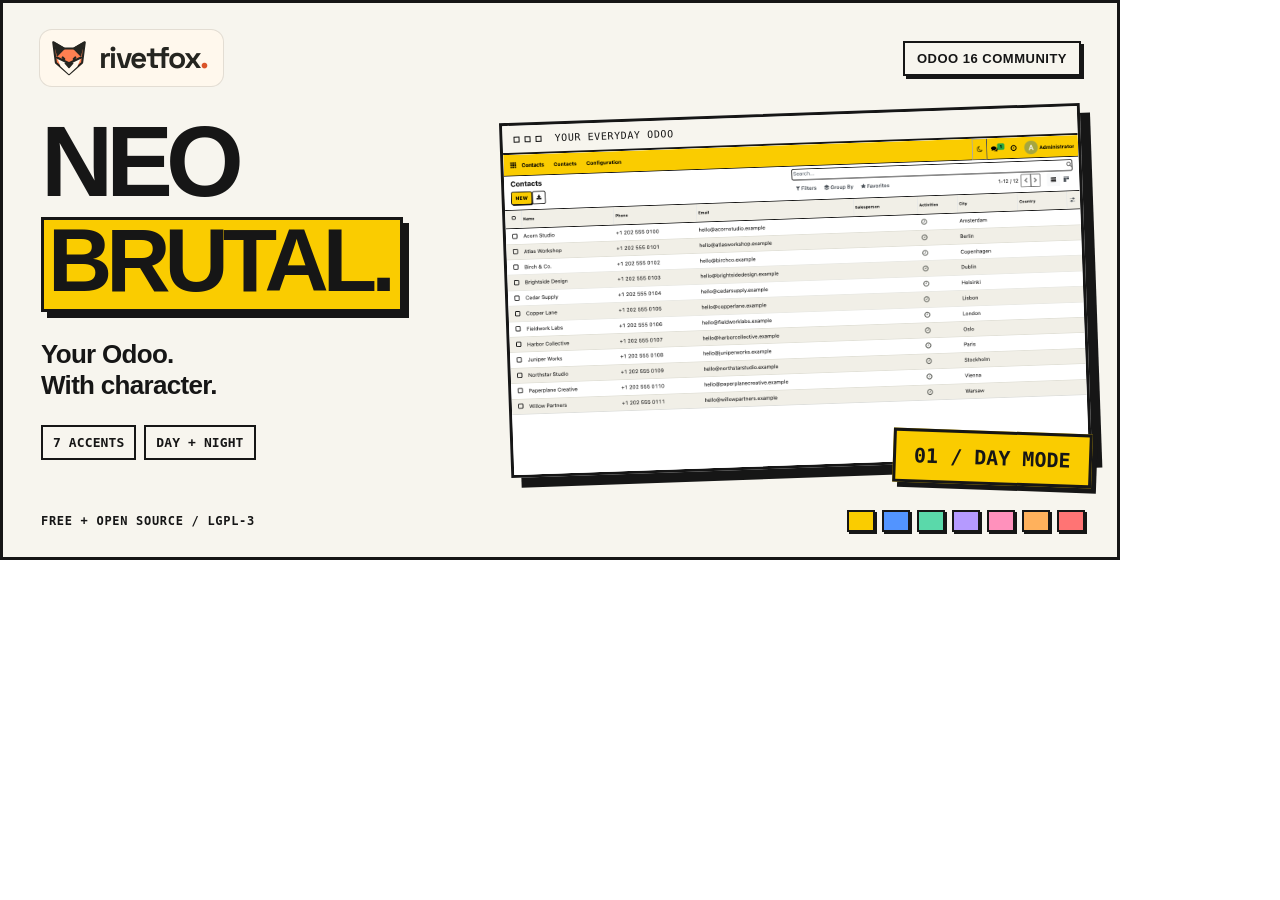
<file: tools/cover.html>
<!doctype html>
<html lang="en">
<meta charset="utf-8">
<title>Neo Brutal — animated marketplace cover</title>
<link rel="stylesheet" href="branding/brand.css">
<style>
*{box-sizing:border-box}body{margin:0;font-family:Arial,Helvetica,sans-serif}
.cover{--paper:#f7f5ee;--ink:#161616;--accent:#facc00;width:1120px;height:560px;overflow:hidden;position:relative;background:var(--paper);color:var(--ink);border:3px solid var(--ink)}
.top{position:absolute;inset:26px 36px auto;display:flex;justify-content:space-between;align-items:center;font-size:14px;font-weight:800;letter-spacing:1px}
.brand{display:flex;gap:12px;align-items:center}.mark{width:32px;height:32px;background:var(--ink);color:var(--paper);display:grid;place-items:center;font-size:22px;letter-spacing:-2px}.edition{border:2px solid var(--ink);padding:8px 12px;background:var(--paper);box-shadow:3px 3px var(--ink);font-size:13px;letter-spacing:.5px}
.copy{position:absolute;left:38px;top:113px;z-index:2;width:420px}h1{font-size:100px;line-height:.91;letter-spacing:-7px;margin:0 0 27px;font-weight:900}h1 span{display:inline-block;background:var(--accent);color:#161616;border:3px solid #161616;box-shadow:6px 6px var(--ink);padding:0 10px 8px 4px;margin-top:10px;font-size:89px;letter-spacing:-6px}
.tagline{font-size:26px;line-height:1.2;font-weight:700;margin:0 0 24px;letter-spacing:-.7px}.features{font:700 13px monospace;letter-spacing:.1px;display:flex;gap:8px}.features span{border:2px solid var(--ink);padding:8px 10px}
.stage{position:absolute;right:31px;top:110px;width:581px;height:355px;border:3px solid #161616;background:white;box-shadow:10px 10px var(--ink);transform:rotate(-2deg);overflow:hidden}.chrome{height:29px;background:var(--paper);color:var(--ink);border-bottom:2px solid #161616;display:flex;align-items:center;padding:0 11px;font:700 10px monospace;gap:5px}.dot{width:6px;height:6px;border:1px solid currentColor}.chrome b{margin-left:8px;font-weight:400;letter-spacing:.6px}.viewport{position:relative;height:323px;overflow:hidden;background:#fff}.viewport img{width:100%;position:absolute;left:0;top:0;display:block}.view-new{clip-path:inset(0 100% 0 0)}
.mode{position:absolute;right:25px;top:428px;background:var(--accent);color:#161616;border:3px solid #161616;box-shadow:5px 5px var(--ink);padding:12px 18px;font:800 20px monospace;transform:rotate(2deg);z-index:3}
.bottom{position:absolute;bottom:25px;left:38px;right:32px;display:flex;align-items:center;justify-content:space-between}.free{font:700 12px monospace;letter-spacing:.7px}.swatches{display:flex;gap:7px}.swatches i{display:block;width:28px;height:22px;background:var(--color);border:2px solid #161616;box-shadow:2px 2px var(--ink)}
.thumbnail{width:1000px;height:1210px}
.thumbnail .top{inset:34px 42px auto;font-size:20px}.thumbnail .mark{width:40px;height:40px;font-size:27px}.thumbnail .edition{font-size:16px}
.thumbnail .copy{left:42px;top:120px;width:910px}.thumbnail h1{font-size:124px}.thumbnail h1 span{font-size:110px}
.thumbnail .tagline{position:absolute;left:530px;top:104px;width:340px;font-size:31px}.thumbnail .features{font-size:20px;gap:12px}
.thumbnail .stage{left:42px;right:auto;top:466px;width:900px;height:594px;transform:rotate(-1deg)}.thumbnail .chrome{height:35px;font-size:13px}.thumbnail .viewport{height:555px}
.thumbnail .mode{right:39px;top:1016px;font-size:26px;padding:14px 22px}
.thumbnail .bottom{left:42px;right:42px;bottom:47px}.thumbnail .free{font-size:15px;letter-spacing:.3px}.thumbnail .swatches{gap:9px}.thumbnail .swatches i{width:34px;height:29px}
</style>
<div class="cover" id="cover">
 <div class="top"><div class="rf-lockup"><img src="branding/rivetfox-mark.svg" alt="RivetFox fox"><span class="rf-wordmark">rivetfox<span class="rf-period">.</span></span></div><div class="edition">ODOO <span data-odoo-version>16</span> COMMUNITY</div></div>
 <div class="copy"><h1>NEO<br><span>BRUTAL.</span></h1><p class="tagline">Your Odoo.<br>With character.</p><div class="features"><span>7 ACCENTS</span><span>DAY + NIGHT</span></div></div>
 <div class="stage"><div class="chrome"><i class="dot"></i><i class="dot"></i><i class="dot"></i><b>YOUR EVERYDAY ODOO</b></div><div class="viewport"><img id="old" src="../neobrutalism_theme/static/description/backend-list.png" alt="Actual Odoo Contacts list"><img id="next" class="view-new" src="../neobrutalism_theme/static/description/backend-list.png" alt="Alternate theme appearance"></div></div>
 <div class="mode" id="mode">01 / DAY MODE</div>
 <div class="bottom"><div class="free">FREE + OPEN SOURCE / LGPL-3</div><div class="swatches"><i style="--color:#facc00"></i><i style="--color:#5294ff"></i><i style="--color:#5ad9aa"></i><i style="--color:#b59aff"></i><i style="--color:#ff91bc"></i><i style="--color:#ffb15c"></i><i style="--color:#ff7474"></i></div></div>
</div>
<script src="marketplace/title-motion.js"></script>
<script>
document.getElementById('cover').classList.toggle('thumbnail',new URLSearchParams(location.search).get('format')==='thumbnail');
document.querySelectorAll('[data-odoo-version]').forEach(el=>el.textContent=new URLSearchParams(location.search).get('odoo')||'16');
const scenes=[
 {src:'../neobrutalism_theme/static/description/backend-list.png',label:'01 / DAY MODE',paper:'#f7f5ee',ink:'#161616',accent:'#facc00'},
 {src:'../neobrutalism_theme/static/description/night-mode.png',label:'02 / NIGHT MODE',paper:'#202322',ink:'#f7f5ee',accent:'#facc00'},
 {src:'marketplace/screens/preset-blue.png',label:'03 / YOUR ACCENT',paper:'#f7f5ee',ink:'#161616',accent:'#5294ff'},
];
window.renderFrame=async time=>{
 window.animateTitle(document.querySelector('h1'),time,9);
 window.animateTitle(document.querySelector('.tagline'),time,9,2,.04);
 const idx=Math.floor(time/3)%scenes.length,local=time%3,scene=scenes[idx];
 const next=scenes[(idx+1)%scenes.length];
 const progress=Math.max(0,Math.min(1,(local-2.5)/.5));
 const eased=progress*progress*(3-2*progress);
 const el=document.getElementById('cover');
 for(const key of ['paper','ink','accent'])el.style.setProperty('--'+key,scene[key]);
 document.getElementById('mode').textContent=scene.label;
 const a=document.getElementById('old'),b=document.getElementById('next');a.src=scene.src;b.src=next.src;
 b.style.clipPath=`inset(0 ${(1-eased)*100}% 0 0)`;
 await Promise.all([a.decode(),b.decode()]);
};
</script>
</html>
</file>
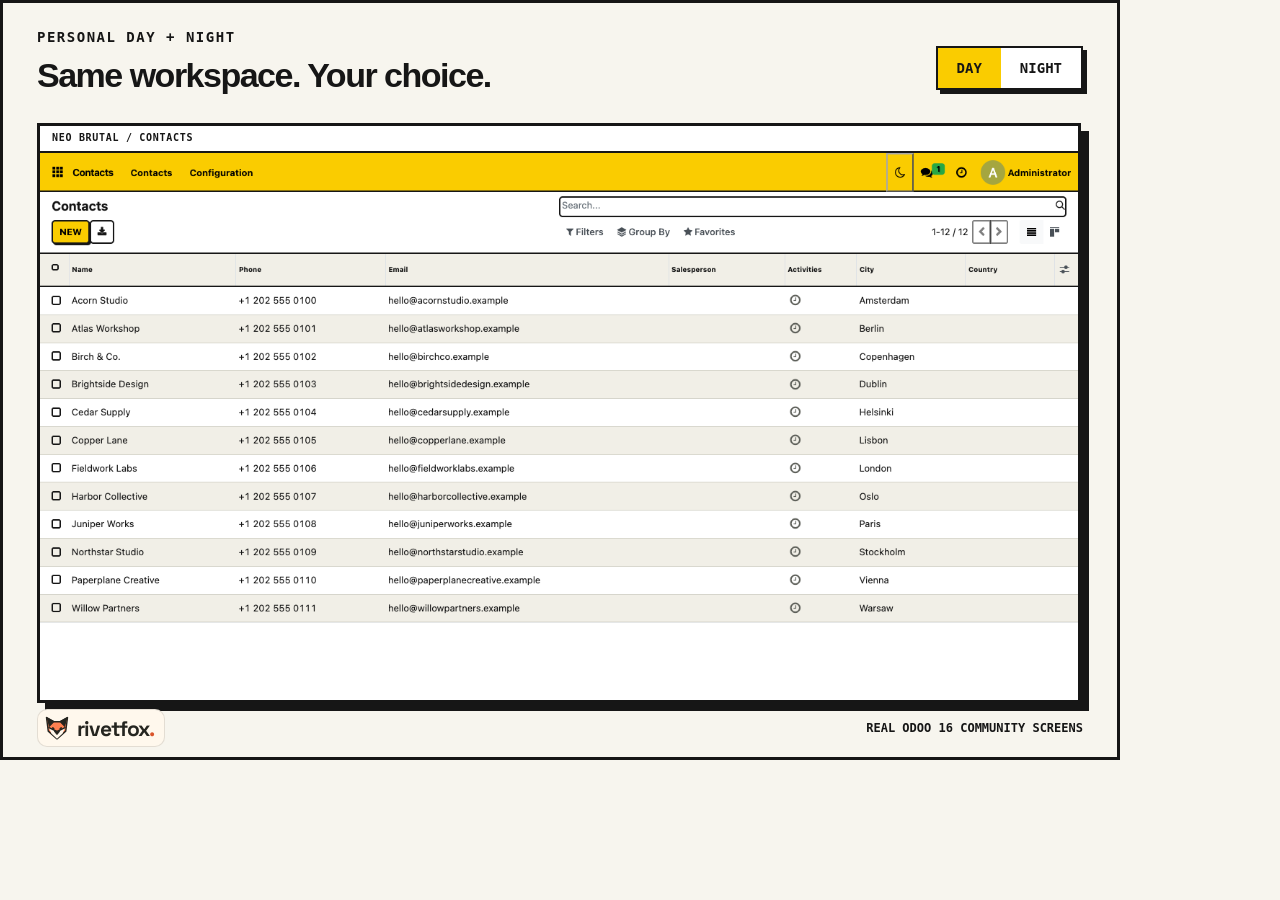
<file: tools/marketplace/motion.html>
<!doctype html>
<html lang="en">
<meta charset="utf-8"><title>Neo Brutal — actual screen comparisons</title>
<link rel="stylesheet" href="../branding/brand.css">
<style>
*{box-sizing:border-box}body{margin:0;font-family:Arial,Helvetica,sans-serif;color:#161616;background:#f7f5ee}.canvas{position:relative;width:1120px;height:760px;border:3px solid #161616;overflow:hidden}.eyebrow{font:700 14px monospace;letter-spacing:1.5px}.title{font-size:42px;letter-spacing:-1.5px;font-weight:800;line-height:1.05;margin:13px 0}.header{position:absolute;top:26px;left:34px;right:34px;display:flex;justify-content:space-between;align-items:center}.modes{display:flex;border:2px solid #161616;box-shadow:4px 4px #161616;background:white}.modes span{font:700 14px monospace;padding:12px 19px}.modes .active{background:#facc00}.screen{border:3px solid #161616;box-shadow:8px 8px #161616;overflow:hidden;position:absolute;background:white}.screenbar{height:27px;background:#fff;border-bottom:2px solid #161616;font:700 10px monospace;padding:6px 12px;letter-spacing:.7px}.screenbody{position:relative;overflow:hidden;height:100%}.screen img{position:absolute;top:0;left:0;width:100%;display:block}.footer{align-items:center;position:absolute;bottom:10px;left:34px;right:34px;font:700 12px monospace;display:flex;justify-content:space-between}.daynight .screen{left:34px;top:120px;width:1044px;height:580px}.daynight .title{font-size:34px}.accent{--accent:#facc00}.accent .header{top:33px;display:block}.accent .title{font-size:45px}.accent .screen{left:330px;top:194px;width:739px;height:431px}.preset-list{position:absolute;top:210px;left:34px;display:grid;gap:9px}.preset{display:flex;align-items:center;width:247px;height:45px;border:2px solid transparent;font-size:18px;font-weight:700;gap:14px;padding:5px 10px}.preset i{display:block;width:32px;height:28px;border:2px solid #161616;background:var(--swatch)}.preset.active{border-color:#161616;background:white;box-shadow:4px 4px #161616}.preset.active:after{content:'✓';margin-left:auto}.number{position:absolute;right:43px;top:46px;font:700 15px monospace}.accent .screenbar{background:var(--accent)}
</style>
<div id="daynight" class="canvas daynight">
 <div class="header"><div><div class="eyebrow">PERSONAL DAY + NIGHT</div><h1 class="title">Same workspace. Your choice.</h1></div><div class="modes"><span id="day-label" class="active">DAY</span><span id="night-label">NIGHT</span></div></div>
 <div class="screen"><div class="screenbar">NEO BRUTAL / CONTACTS</div><div class="screenbody"><img id="day-screen" src="../../neobrutalism_theme/static/description/backend-list.png" alt="Contacts in day mode"><img id="night-screen" src="../../neobrutalism_theme/static/description/night-mode.png" alt="The same Contacts in night mode" style="clip-path:inset(0 100% 0 0)"></div></div>
 <div class="footer"><div class="rf-lockup rf-mini"><img src="../branding/rivetfox-mark.svg" alt="RivetFox fox"><span class="rf-wordmark">rivetfox<span class="rf-period">.</span></span></div><span>REAL ODOO <span data-odoo-version>16</span> COMMUNITY SCREENS</span></div>
</div>
<div id="accents" class="canvas accent" style="display:none">
 <div class="header"><div class="eyebrow">ADMIN-MANAGED PRESETS</div><h1 class="title">One theme. Seven accents.</h1><p style="font-size:20px;margin:14px 0 0;color:#50534d">Matched highlights. Readable labels. A shared identity.</p></div><div class="number" id="counter">01 / 07</div>
 <div class="preset-list" id="presets"></div>
 <div class="screen"><div class="screenbar" id="accent-title">YELLOW / DAY MODE</div><div class="screenbody"><img id="accent-screen" src="screens/preset-yellow.png" alt="Actual Odoo accent preset"></div></div>
 <p style="position:absolute;left:333px;top:640px;font-size:16px;line-height:1.5;margin:0">Navigation, buttons and active tabs.<br>Business status colors stay independent.</p>
 <div class="footer"><div class="rf-lockup rf-mini"><img src="../branding/rivetfox-mark.svg" alt="RivetFox fox"><span class="rf-wordmark">rivetfox<span class="rf-period">.</span></span></div><span>REAL ODOO <span data-odoo-version>16</span> COMMUNITY SCREENS</span></div>
</div>
<script src="title-motion.js"></script>
<script>
document.querySelectorAll('[data-odoo-version]').forEach(el=>el.textContent=new URLSearchParams(location.search).get('odoo')||'16');
const presets=[['yellow','#facc00'],['blue','#5294ff'],['green','#5ad9aa'],['purple','#b59aff'],['pink','#ff91bc'],['orange','#ffb15c'],['red','#ff7474']];
const accentMode=new URLSearchParams(location.search).get('type')==='accents';
document.getElementById('daynight').style.display=accentMode?'none':'block';document.getElementById('accents').style.display=accentMode?'block':'none';
document.getElementById('presets').innerHTML=presets.map(([name,color],i)=>`<div class="preset ${i===0?'active':''}"><i style="--swatch:${color}"></i>${name[0].toUpperCase()+name.slice(1)}</div>`).join('');
window.renderFrame=async time=>{
 window.animateTitle(document.querySelector(accentMode?'#accents .title':'#daynight .title'),time,accentMode?14:8);
 if(accentMode){
  const i=Math.floor(time/2)%7,[name,color]=presets[i];
  document.querySelectorAll('.preset').forEach((el,n)=>el.classList.toggle('active',i===n));
  document.getElementById('accents').style.setProperty('--accent',color);
  document.getElementById('counter').textContent=`0${i+1} / 07`;
  document.getElementById('accent-title').textContent=name.toUpperCase()+' / DAY MODE';
  const img=document.getElementById('accent-screen');img.src='screens/preset-'+name+'.png';await img.decode();
 }else{
  const t=time%8;
  let fraction=t<3?0:t<3.5?(t-3)*2:t<7?1:1-(t-7);
  fraction=fraction*fraction*(3-2*fraction);
  document.getElementById('night-screen').style.clipPath=`inset(0 ${(1-fraction)*100}% 0 0)`;
  document.getElementById('day-label').classList.toggle('active',fraction<.5);
  document.getElementById('night-label').classList.toggle('active',fraction>=.5);
  await Promise.all([...document.querySelectorAll('#daynight img')].map(i=>i.decode()));
 }
};
</script>
</html>
</file>
<file: tools/branding/brand.css>
/* Publisher identity shared by all RivetFox marketplace compositions. */
@font-face{font-family:"RivetFox Brand";font-style:normal;font-weight:300 700;font-display:block;src:url("space-grotesk-latin.woff2") format("woff2")}
.rf-lockup{--rf-logo:42px;--rf-type:30px;display:inline-flex;align-items:center;gap:9px;padding:7px 15px 7px 8px;border:1px solid #25252020;border-radius:13px;background:#fff8ed;color:#252520;line-height:1;white-space:nowrap}
.rf-lockup img{display:block;flex:none;width:var(--rf-logo);height:var(--rf-logo)}
.rf-wordmark{font-family:"RivetFox Brand",Arial,sans-serif;font-weight:700;font-size:var(--rf-type);letter-spacing:-1.6px}
.rf-period{color:#da542a}
.thumbnail .rf-lockup,.portrait .rf-lockup{--rf-logo:60px;--rf-type:42px;gap:12px;padding:8px 21px 8px 10px;border-radius:17px}
.rf-mini{--rf-logo:28px;--rf-type:21px;padding:4px 10px 4px 5px;gap:6px;border-radius:10px}
.rf-mini .rf-wordmark{letter-spacing:-1px}
</file>
